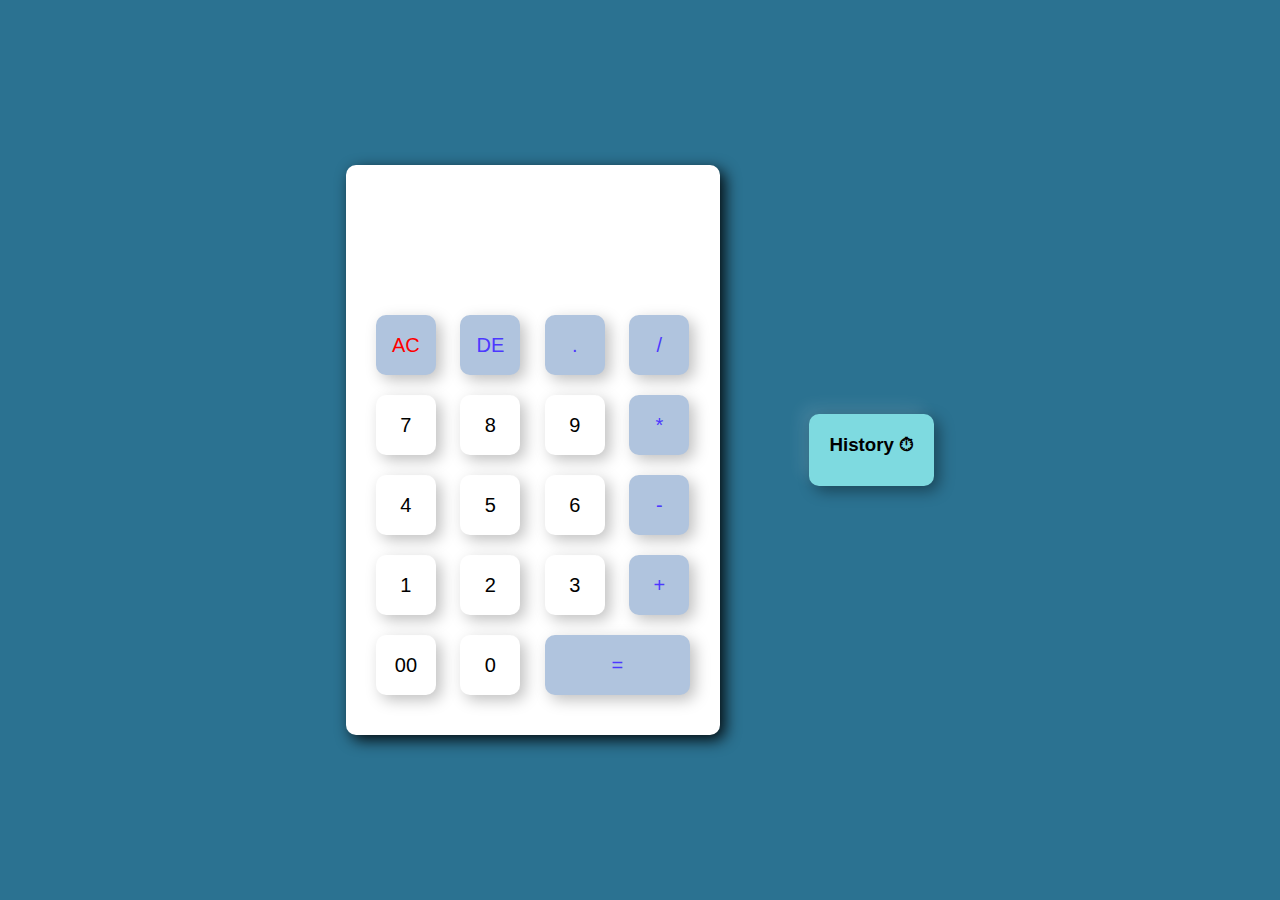
<file: index.html>
<!DOCTYPE html>
<html lang="en">

<head>
    <meta charset="UTF-8">
    <meta http-equiv="X-UA-Compatible" content="IE=edge">
    <meta name="viewport" content="width=device-width, initial-scale=1.0">
    <title>Calculator</title>
    <link rel="stylesheet" href="style.css">
</head>

<body>
    <div class="container">
        <div class="calculator">
            <form>
                <div class="display" id="display">
                    <input type="text" name="display">
                </div>
                <div>
                    <input type="button" value="AC" onclick="display.value = ''" class="AC">
                    <input type="button" value="DE" onclick="display.value = display.value.toString().slice(0,-1)" class="operator">
                    <input type="button" value="." onclick="display.value += '.'" class="operator">
                    <input type="button" value="/" onclick="display.value += '/'" class="operator">
                </div>
                <div>
                    <input type="button" value="7" onclick="display.value += '7'">
                    <input type="button" value="8" onclick="display.value += '8'">
                    <input type="button" value="9" onclick="display.value += '9'">
                    <input type="button" value="*" onclick="display.value += '*'" class="operator">
                </div>
                <div>
                    <input type="button" value="4" onclick="display.value += '4'">
                    <input type="button" value="5" onclick="display.value += '5'">
                    <input type="button" value="6" onclick="display.value += '6'">
                    <input type="button" value="-" onclick="display.value += '-'" class="operator">
                </div>
                <div>
                    <input type="button" value="1" onclick="display.value += '1'">
                    <input type="button" value="2" onclick="display.value += '2'">
                    <input id="tee" type="button" value="3" onclick="display.value += '3'">
                    <input type="button" value="+" onclick="display.value += '+'" class="operator">
                </div>
                <div>
                    <input type="button" value="00" onclick="display.value += '00'">
                    <input type="button" value="0" onclick="display.value += '0'">
                    <!-- <input id="dis" type="button" value="=" onclick="display.value = eval(display.value)" class="equal operator"> -->
                    <input id="dis" type="button" value="=" onclick=calcu(display.value); onclick="display.value = eval(display.value)" class="equal operator">
                </div>
            </form>
        </div>
        <div class="right">
            <h3>History ⏱<br></h3>
            <p id="box1"></p>
        </div>
    </div>
</body>


<script>
    function calcu(val) {
        // document.getElementById("box1").innerHTML += "Hello World <br>";
        // document.getElementById("box1").innerHTML += val;
        document.getElementById("box1").innerHTML += val + " = " + eval(val) + "<br><hr>";
        
        // document.getElementById("screen").innerHTML += eval(val);
        // document.getElementById("display").innerHTML = eval(val);
        document.getElementById("display").innerHTML += eval(val) + ", ";
        // document.getElementById("display").style.fontSize = "45px";

        // let y = document.getElementsByName("display");
        // document.getElementById("box1").innerHTML += "heyloo <br>";
        // document.getElementById("box1").innerHTML += eval(display.value);
        // document.getElementById("box1").innerHTML = "display";

    


    }
</script>





</html>
</file>
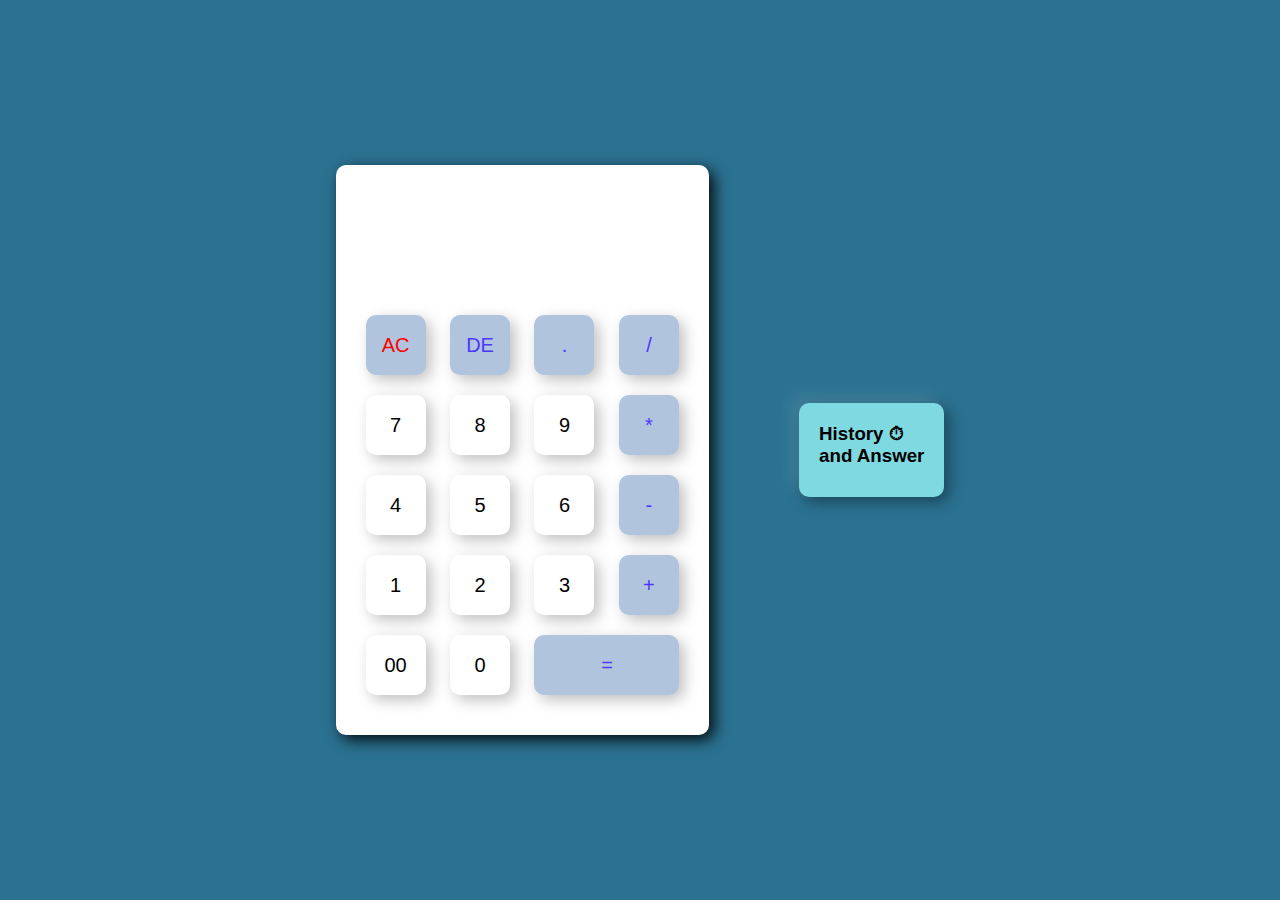
<file: project3.html>
<!DOCTYPE html>
<html lang="en">

<head>
    <meta charset="UTF-8">
    <meta http-equiv="X-UA-Compatible" content="IE=edge">
    <meta name="viewport" content="width=device-width, initial-scale=1.0">
    <title>Calculator</title>
    <link rel="stylesheet" href="style.css">
</head>

<body>
    <div class="container">
        <div class="calculator">
            <form>
                <div class="display" id="display">
                    <input type="text" name="display">
                </div>
                <div>
                    <input type="button" value="AC" onclick="display.value = ''" class="AC">
                    <input type="button" value="DE" onclick="display.value = display.value.toString().slice(0,-1)" class="operator">
                    <input type="button" value="." onclick="display.value += '.'" class="operator">
                    <input type="button" value="/" onclick="display.value += '/'" class="operator">
                </div>
                <div>
                    <input type="button" value="7" onclick="display.value += '7'">
                    <input type="button" value="8" onclick="display.value += '8'">
                    <input type="button" value="9" onclick="display.value += '9'">
                    <input type="button" value="*" onclick="display.value += '*'" class="operator">
                </div>
                <div>
                    <input type="button" value="4" onclick="display.value += '4'">
                    <input type="button" value="5" onclick="display.value += '5'">
                    <input type="button" value="6" onclick="display.value += '6'">
                    <input type="button" value="-" onclick="display.value += '-'" class="operator">
                </div>
                <div>
                    <input type="button" value="1" onclick="display.value += '1'">
                    <input type="button" value="2" onclick="display.value += '2'">
                    <input id="tee" type="button" value="3" onclick="display.value += '3'">
                    <input type="button" value="+" onclick="display.value += '+'" class="operator">
                </div>
                <div>
                    <input type="button" value="00" onclick="display.value += '00'">
                    <input type="button" value="0" onclick="display.value += '0'">
                    <!-- <input id="dis" type="button" value="=" onclick="display.value = eval(display.value)" class="equal operator"> -->
                    <input id="dis" type="button" value="=" onclick=calcu(display.value); onclick="display.value = eval(display.value)" class="equal operator">
                </div>
            </form>
        </div>
        <div class="right">
            <h3>History ⏱<br> and Answer</h3>
            <p id="box1"></p>
        </div>
    </div>
</body>


<script>
    function calcu(val) {
        // document.getElementById("box1").innerHTML += "Hello World <br>";
        // document.getElementById("box1").innerHTML += val;
        document.getElementById("box1").innerHTML += val + " = " + eval(val) + "<br><hr>";
        
        // document.getElementById("screen").innerHTML += eval(val);
        // document.getElementById("display").innerHTML = eval(val);
        document.getElementById("display").innerHTML += eval(val) + ", ";
        // document.getElementById("display").style.fontSize = "45px";

        // let y = document.getElementsByName("display");
        // document.getElementById("box1").innerHTML += "heyloo <br>";
        // document.getElementById("box1").innerHTML += eval(display.value);
        // document.getElementById("box1").innerHTML = "display";

    


    }
</script>





</html>
</file>
<file: style.css>
*{
    margin: 0;
    padding: 0;
    font-family: 'Poppins', sans-serif;
    box-sizing: border-box;
}
.container{
    width: 100%;
    height: 100vh;
    background: #2b7291;
    display: flex;
    align-items: center;
    justify-content: center;
    /* flex-direction: column; */
}
.calculator{
    background: #ffffff;
    padding: 20px;
    border-radius: 10px;
    padding-bottom: 30px;
    box-shadow: 5px 5px 15px rgba(0, 0, 0, 0.9);
}
.calculator form input{
    border: 0;
    outline: 0;
    width: 60px;
    height: 60px;
    border-radius: 10px;
    box-shadow: -8px -8px 15px rgba(255, 255, 255, 0.1), 5px 5px 15px rgba(0, 0, 0, 0.25);
    background: transparent;
    font-size: 20px;
    color: rgb(0, 0, 0);
    cursor: pointer;
    margin: 10px;
}
form .display{
    display: flex;
    justify-content: flex-end;
    margin: 20px 0;
}
form .display input{
    text-align: right;
    flex: 1;
    font-size: 45px;
    box-shadow: none;
}
form input.equal{
    width: 145px;
}
form input.operator{
    color: #4c38ff;
    background-color: lightsteelblue;
}
form input.AC{
    color: red;
    background-color: lightsteelblue;
}

.right{
    background: #7edae0;
    padding: 20px;
    border-radius: 10px;
    display: flex;
    flex-direction: column;
    margin-left: 7%;
    box-shadow: -8px -8px 15px rgba(255, 255, 255, 0.1), 5px 5px 15px rgba(0, 0, 0, 0.4);
}
#box1{
    /* background: #35BDD0; */
    margin-top: 10px;
    width: 100%;
    height: 15%;
    text-align: right;
}
</file>
